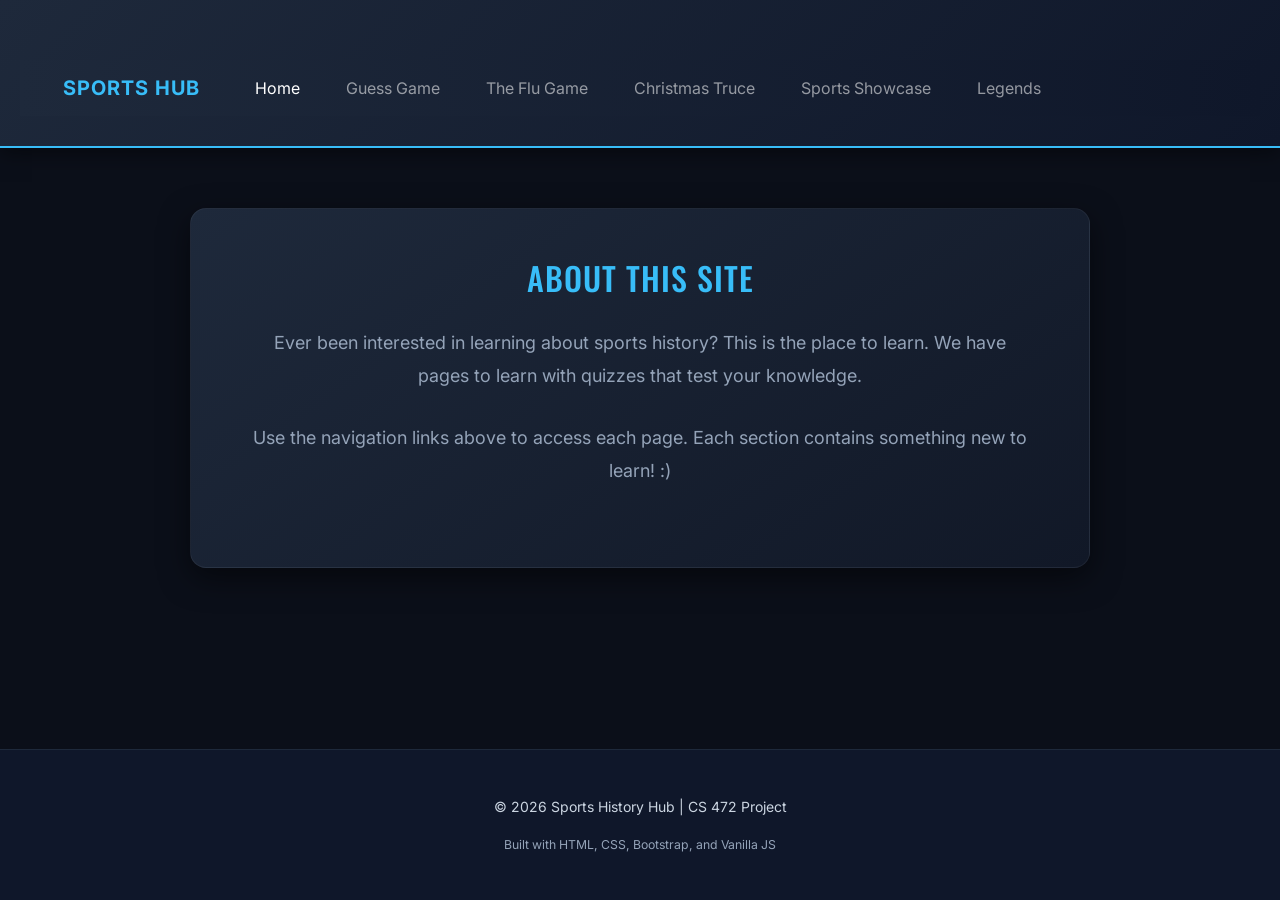
<file: index.html>
<!DOCTYPE html>
<html lang="en">
<head>
    <meta charset="UTF-8">
    <meta name="viewport" content="width=device-width, initial-scale=1.0">
    <title>Sports History</title>
    <link href="https://cdn.jsdelivr.net/npm/bootstrap@5.3.0/dist/css/bootstrap.min.css" rel="stylesheet">
    <link rel="stylesheet" href="stylesheet.css">
</head>
<body>
    <header></header>
    <main>
        <div class="content-box">
            <h2>About This Site</h2>
            <p>Ever been interested in learning about sports history? This is the place to learn. We have pages to learn with quizzes that test your knowledge.</p>
            <p>Use the navigation links above to access each page. Each section contains something new to learn! :)</p>
        </div>
    </main>
    <footer>
        <p>Pr LIS/CS 472 Final Project</p>
    </footer>
    <script src="https://cdn.jsdelivr.net/npm/bootstrap@5.3.0/dist/js/bootstrap.bundle.min.js"></script>
    <script src="base.js"></script>
</body>
</html>
</file>
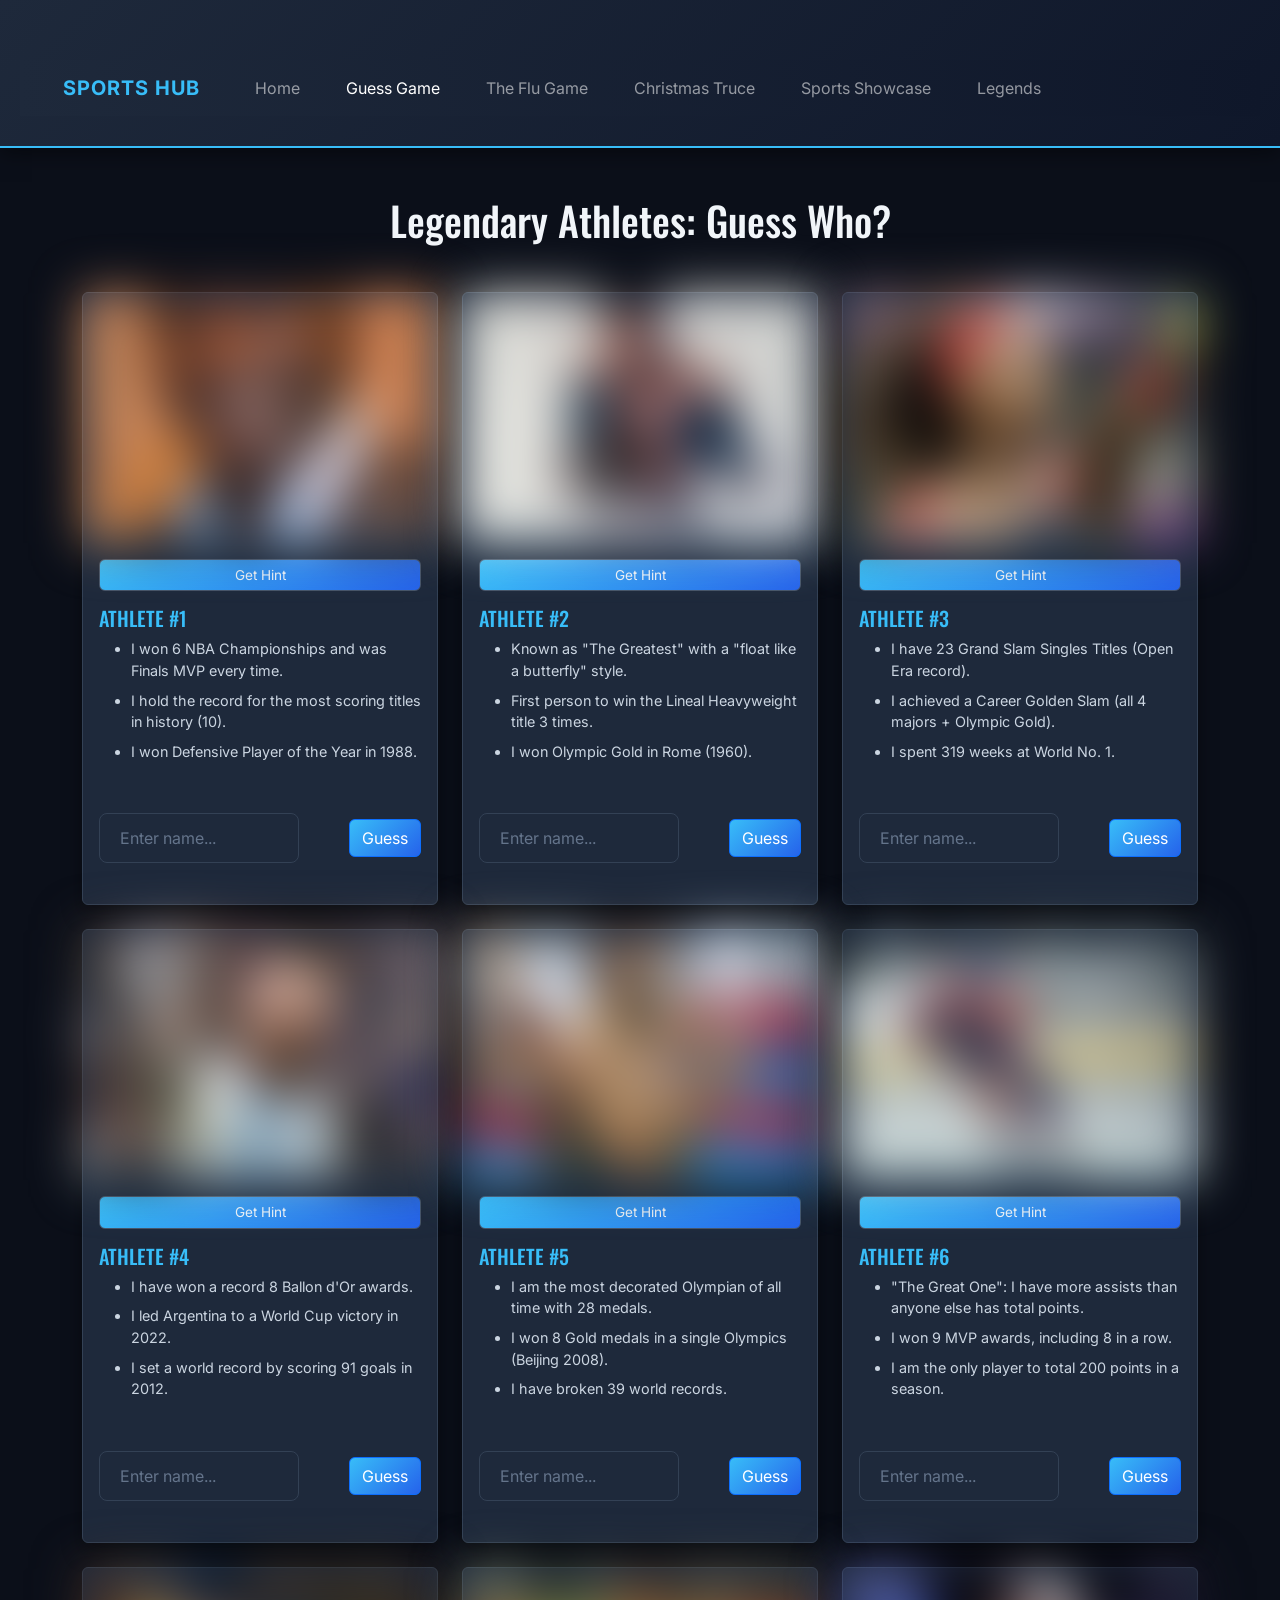
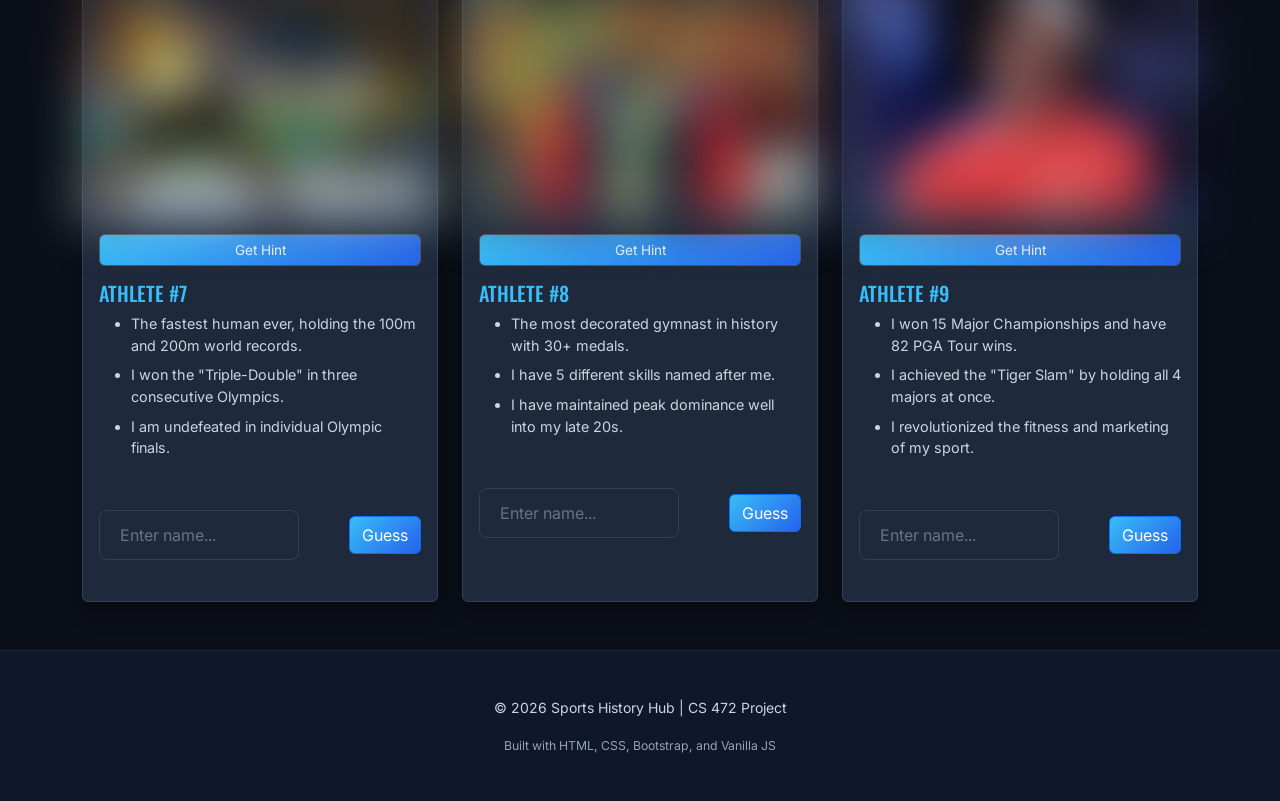
<file: guessWho.html>
<!DOCTYPE html>
<html lang="en">
<head>
    <meta charset="UTF-8">
    <meta name="viewport" content="width=device-width, initial-scale=1.0">
    <title>Guess the Athlete</title>
    <link href="https://cdn.jsdelivr.net/npm/bootstrap@5.3.0/dist/css/bootstrap.min.css" rel="stylesheet">
    <link rel="stylesheet" href="stylesheet.css">
    <style>
        .athlete-img {
            width: 100%;
            height: 250px;
            object-fit: cover;
            filter: blur(25px);
            transition: filter 0.5s ease;
            background-color: #f0f0f0;
        }
        .revealed {
            filter: blur(0) !important;
        }
        .card {
            margin-bottom: 25px;
            box-shadow: 0 4px 8px rgba(0,0,0,0.1);
            height: 100%;
            display: flex;
            flex-direction: column;
        }
        .hint-btn {
            margin-bottom: 15px;
            font-size: 0.85rem;
            padding: 5px 10px;
        }
        .hint-text {
            font-size: 0.85rem;
            font-style: italic;
            color: #555;
            min-height: 20px;
            margin-top: 10px;
            margin-bottom: 15px;
        }
        .clues-list {
            min-height: 100px;
            font-size: 0.9rem;
        }
        .shake {
            animation: shake 0.5s;
        }
        @keyframes shake {
            0% { transform: translateX(0); }
            25% { transform: translateX(-5px); }
            50% { transform: translateX(5px); }
            75% { transform: translateX(-5px); }
            100% { transform: translateX(0); }
        }
        /* Custom styles for the guess area */
        .athlete-guess {
            max-width: 200px !important;
            margin-bottom: 0 !important;
        }
        .guess-area {
            display: flex;
            gap: 10px;
            align-items: center;
            justify-content: space-between;
            margin-top: auto;
        }
    </style>
</head>
<body>
<header></header>
<div class="container py-5">
    <h1 class="text-center mb-5">Legendary Athletes: Guess Who?</h1>
    <div class="row g-4">
        <!-- 1. Michael Jordan -->
        <div class="col-md-4">
            <div class="card">
                <img src="images/MJordan.jpeg" class="card-img-top athlete-img" alt="Athlete">
                <div class="card-body">
                    <button class="btn btn-outline-secondary hint-btn w-100" type="button">Get Hint</button>
                    <h5 class="card-title">Athlete #1</h5>
                    <ul class="clues-list">
                        <li>I won 6 NBA Championships and was Finals MVP every time.</li>
                        <li>I hold the record for the most scoring titles in history (10).</li>
                        <li>I won Defensive Player of the Year in 1988.</li>
                    </ul>
                    <p class="hint-text"></p>
                    <div class="guess-area">
                        <input type="text" class="form-control athlete-guess" placeholder="Enter name..." data-answer="michael jordan">
                        <button class="btn btn-primary submit-btn" type="button">Guess</button>
                    </div>
                </div>
            </div>
        </div>

        <!-- 2. Muhammad Ali -->
        <div class="col-md-4">
            <div class="card">
                <img src="images/MAli.jpeg" class="card-img-top athlete-img" alt="Athlete">
                <div class="card-body">
                    <button class="btn btn-outline-secondary hint-btn w-100" type="button">Get Hint</button>
                    <h5 class="card-title">Athlete #2</h5>
                    <ul class="clues-list">
                        <li>Known as "The Greatest" with a "float like a butterfly" style.</li>
                        <li>First person to win the Lineal Heavyweight title 3 times.</li>
                        <li>I won Olympic Gold in Rome (1960).</li>
                    </ul>
                    <p class="hint-text"></p>
                    <div class="guess-area">
                        <input type="text" class="form-control athlete-guess" placeholder="Enter name..." data-answer="muhammad ali">
                        <button class="btn btn-primary submit-btn" type="button">Guess</button>
                    </div>
                </div>
            </div>
        </div>

        <!-- 3. Serena Williams -->
        <div class="col-md-4">
            <div class="card">
                <img src="images/SWilliams.webp" class="card-img-top athlete-img" alt="Athlete">
                <div class="card-body">
                    <button class="btn btn-outline-secondary hint-btn w-100" type="button">Get Hint</button>
                    <h5 class="card-title">Athlete #3</h5>
                    <ul class="clues-list">
                        <li>I have 23 Grand Slam Singles Titles (Open Era record).</li>
                        <li>I achieved a Career Golden Slam (all 4 majors + Olympic Gold).</li>
                        <li>I spent 319 weeks at World No. 1.</li>
                    </ul>
                    <p class="hint-text"></p>
                    <div class="guess-area">
                        <input type="text" class="form-control athlete-guess" placeholder="Enter name..." data-answer="serena williams">
                        <button class="btn btn-primary submit-btn" type="button">Guess</button>
                    </div>
                </div>
            </div>
        </div>

        <!-- 4. Lionel Messi -->
        <div class="col-md-4">
            <div class="card">
                <img src="images/LMessi.jpeg" class="card-img-top athlete-img" alt="Athlete">
                <div class="card-body">
                    <button class="btn btn-outline-secondary hint-btn w-100" type="button">Get Hint</button>
                    <h5 class="card-title">Athlete #4</h5>
                    <ul class="clues-list">
                        <li>I have won a record 8 Ballon d'Or awards.</li>
                        <li>I led Argentina to a World Cup victory in 2022.</li>
                        <li>I set a world record by scoring 91 goals in 2012.</li>
                    </ul>
                    <p class="hint-text"></p>
                    <div class="guess-area">
                        <input type="text" class="form-control athlete-guess" placeholder="Enter name..." data-answer="lionel messi">
                        <button class="btn btn-primary submit-btn" type="button">Guess</button>
                    </div>
                </div>
            </div>
        </div>

        <!-- 5. Michael Phelps -->
        <div class="col-md-4">
            <div class="card">
                <img src="images/MPhelps.jpeg" class="card-img-top athlete-img" alt="Athlete">
                <div class="card-body">
                    <button class="btn btn-outline-secondary hint-btn w-100" type="button">Get Hint</button>
                    <h5 class="card-title">Athlete #5</h5>
                    <ul class="clues-list">
                        <li>I am the most decorated Olympian of all time with 28 medals.</li>
                        <li>I won 8 Gold medals in a single Olympics (Beijing 2008).</li>
                        <li>I have broken 39 world records.</li>
                    </ul>
                    <p class="hint-text"></p>
                    <div class="guess-area">
                        <input type="text" class="form-control athlete-guess" placeholder="Enter name..." data-answer="michael phelps">
                        <button class="btn btn-primary submit-btn" type="button">Guess</button>
                    </div>
                </div>
            </div>
        </div>

        <!-- 6. Wayne Gretzky -->
        <div class="col-md-4">
            <div class="card">
                <img src="images/WGretzky.webp" class="card-img-top athlete-img" alt="Athlete">
                <div class="card-body">
                    <button class="btn btn-outline-secondary hint-btn w-100" type="button">Get Hint</button>
                    <h5 class="card-title">Athlete #6</h5>
                    <ul class="clues-list">
                        <li>"The Great One": I have more assists than anyone else has total points.</li>
                        <li>I won 9 MVP awards, including 8 in a row.</li>
                        <li>I am the only player to total 200 points in a season.</li>
                    </ul>
                    <p class="hint-text"></p>
                    <div class="guess-area">
                        <input type="text" class="form-control athlete-guess" placeholder="Enter name..." data-answer="wayne gretzky">
                        <button class="btn btn-primary submit-btn" type="button">Guess</button>
                    </div>
                </div>
            </div>
        </div>

        <!-- 7. Usain Bolt -->
        <div class="col-md-4">
            <div class="card">
                <img src="images/UBolt.jpeg" class="card-img-top athlete-img" alt="Athlete">
                <div class="card-body">
                    <button class="btn btn-outline-secondary hint-btn w-100" type="button">Get Hint</button>
                    <h5 class="card-title">Athlete #7</h5>
                    <ul class="clues-list">
                        <li>The fastest human ever, holding the 100m and 200m world records.</li>
                        <li>I won the "Triple-Double" in three consecutive Olympics.</li>
                        <li>I am undefeated in individual Olympic finals.</li>
                    </ul>
                    <p class="hint-text"></p>
                    <div class="guess-area">
                        <input type="text" class="form-control athlete-guess" placeholder="Enter name..." data-answer="usain bolt">
                        <button class="btn btn-primary submit-btn" type="button">Guess</button>
                    </div>
                </div>
            </div>
        </div>

        <!-- 8. Simone Biles -->
        <div class="col-md-4">
            <div class="card">
                <img src="images/SBiles.jpeg" class="card-img-top athlete-img" alt="Athlete">
                <div class="card-body">
                    <button class="btn btn-outline-secondary hint-btn w-100" type="button">Get Hint</button>
                    <h5 class="card-title">Athlete #8</h5>
                    <ul class="clues-list">
                        <li>The most decorated gymnast in history with 30+ medals.</li>
                        <li>I have 5 different skills named after me.</li>
                        <li>I have maintained peak dominance well into my late 20s.</li>
                    </ul>
                    <p class="hint-text"></p>
                    <div class="guess-area">
                        <input type="text" class="form-control athlete-guess" placeholder="Enter name..." data-answer="simone biles">
                        <button class="btn btn-primary submit-btn" type="button">Guess</button>
                    </div>
                </div>
            </div>
        </div>

        <!-- 9. Tiger Woods -->
        <div class="col-md-4">
            <div class="card">
                <img src="images/TWoods.jpeg" class="card-img-top athlete-img" alt="Athlete">
                <div class="card-body">
                    <button class="btn btn-outline-secondary hint-btn w-100" type="button">Get Hint</button>
                    <h5 class="card-title">Athlete #9</h5>
                    <ul class="clues-list">
                        <li>I won 15 Major Championships and have 82 PGA Tour wins.</li>
                        <li>I achieved the "Tiger Slam" by holding all 4 majors at once.</li>
                        <li>I revolutionized the fitness and marketing of my sport.</li>
                    </ul>
                    <p class="hint-text"></p>
                    <div class="guess-area">
                        <input type="text" class="form-control athlete-guess" placeholder="Enter name..." data-answer="tiger woods">
                        <button class="btn btn-primary submit-btn" type="button">Guess</button>
                    </div>
                </div>
            </div>
        </div>
    </div>
</div>
<footer></footer>
<script src="https://cdn.jsdelivr.net/npm/bootstrap@5.3.0/dist/js/bootstrap.bundle.min.js"></script>
<script src="script-athlete.js"></script>
<script src="base.js"></script>
</body>
</html>
</file>
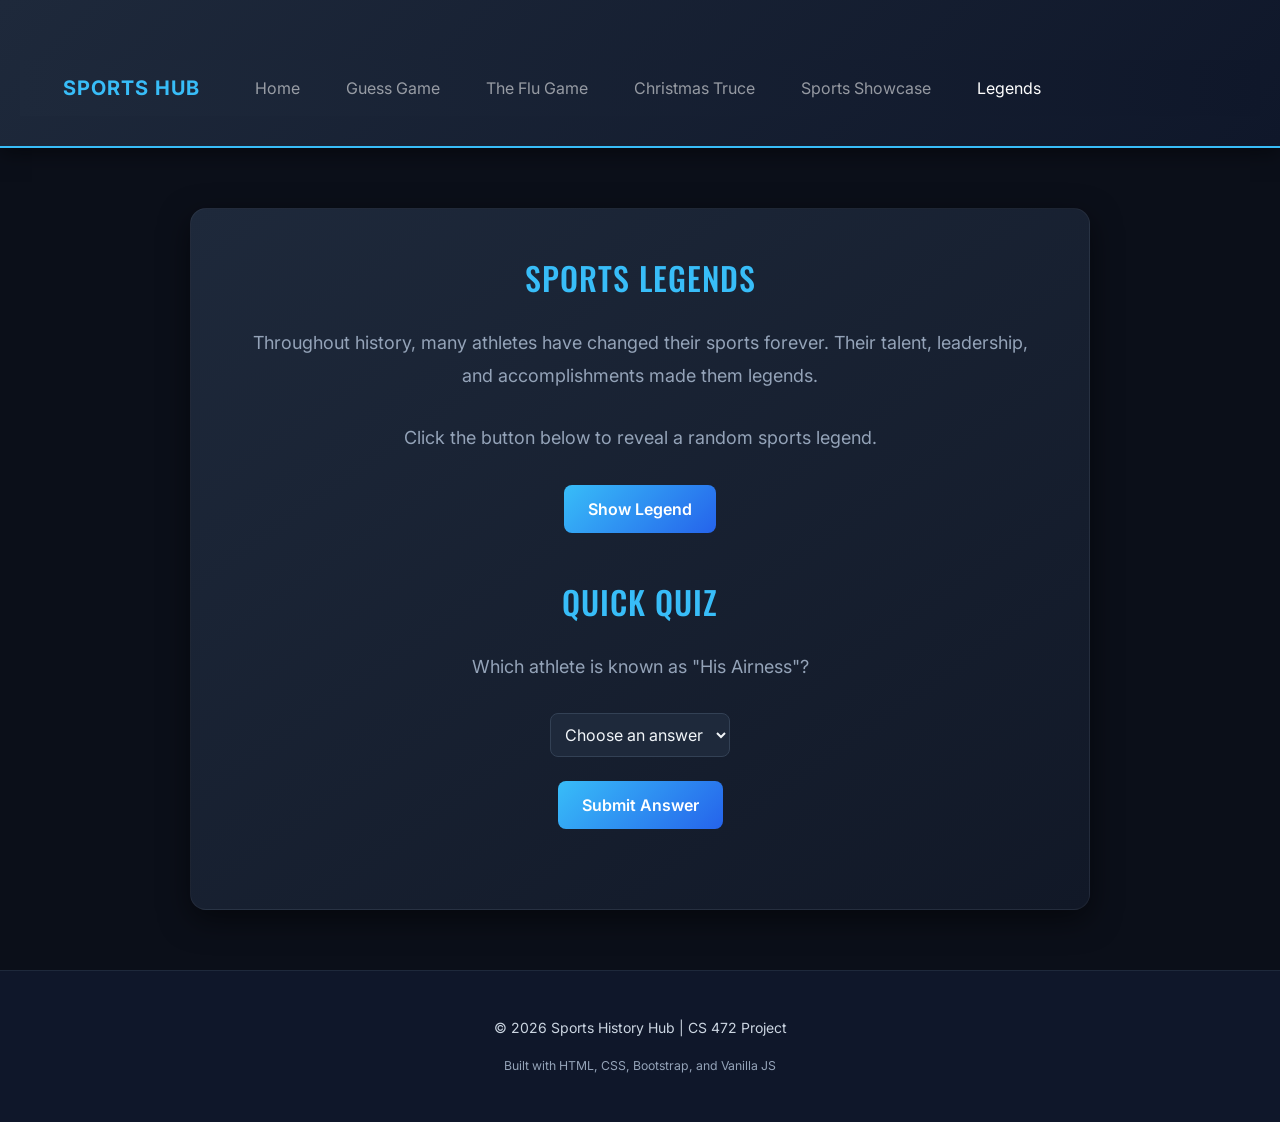
<file: Legends.html>
<!DOCTYPE html>
<html lang="en">
<head>
    <meta charset="UTF-8">
    <meta name="viewport" content="width=device-width, initial-scale=1.0">
    <title>Sports Legends</title>
    <link href="https://cdn.jsdelivr.net/npm/bootstrap@5.3.0/dist/css/bootstrap.min.css" rel="stylesheet">
    <link rel="stylesheet" href="stylesheet.css">
</head>

<body>

<header></header>

<main>
    <div class="content-box">

        <h2>Sports Legends</h2>

        <p>
            Throughout history, many athletes have changed their sports forever.
            Their talent, leadership, and accomplishments made them legends.
        </p>

        <p>
            Click the button below to reveal a random sports legend.
        </p>

        <button onclick="showLegend()">Show Legend</button>

        <p id="legendText" style="margin-top: 25px; font-weight: bold;"></p>

        <h2 style="margin-top: 50px;">Quick Quiz</h2>

        <p>Which athlete is known as "His Airness"?</p>

        <select id="quizAnswer">
            <option value="">Choose an answer</option>
            <option value="wrong">Tom Brady</option>
            <option value="correct">Michael Jordan</option>
            <option value="wrong">Babe Ruth</option>
            <option value="wrong">Wayne Gretzky</option>
        </select>

        <br><br>

        <button onclick="checkAnswer()">Submit Answer</button>

        <p id="quizResult" style="font-weight: bold; margin-top: 20px;"></p>

    </div>
</main>

<footer></footer>

<script>
function showLegend() {
    const legends = [
        "Michael Jordan - 6-time NBA Champion",
        "Tom Brady - 7-time Super Bowl Champion",
        "Wayne Gretzky - NHL all-time points leader",
        "Serena Williams - Tennis icon and champion",
        "Babe Ruth - Baseball legend"
    ];

    const randomLegend = legends[Math.floor(Math.random() * legends.length)];
    document.getElementById("legendText").innerText = randomLegend;
}

function checkAnswer() {
    const answer = document.getElementById("quizAnswer").value;
    const result = document.getElementById("quizResult");

    if (answer === "correct") {
        result.innerText = "Correct! Michael Jordan was known as His Airness.";
    } else if (answer === "") {
        result.innerText = "Please choose an answer first.";
    } else {
        result.innerText = "Incorrect. Try again.";
    }
}
</script>

<script src="https://cdn.jsdelivr.net/npm/bootstrap@5.3.0/dist/js/bootstrap.bundle.min.js"></script>
<script src="base.js"></script>

</body>
</html>
</file>
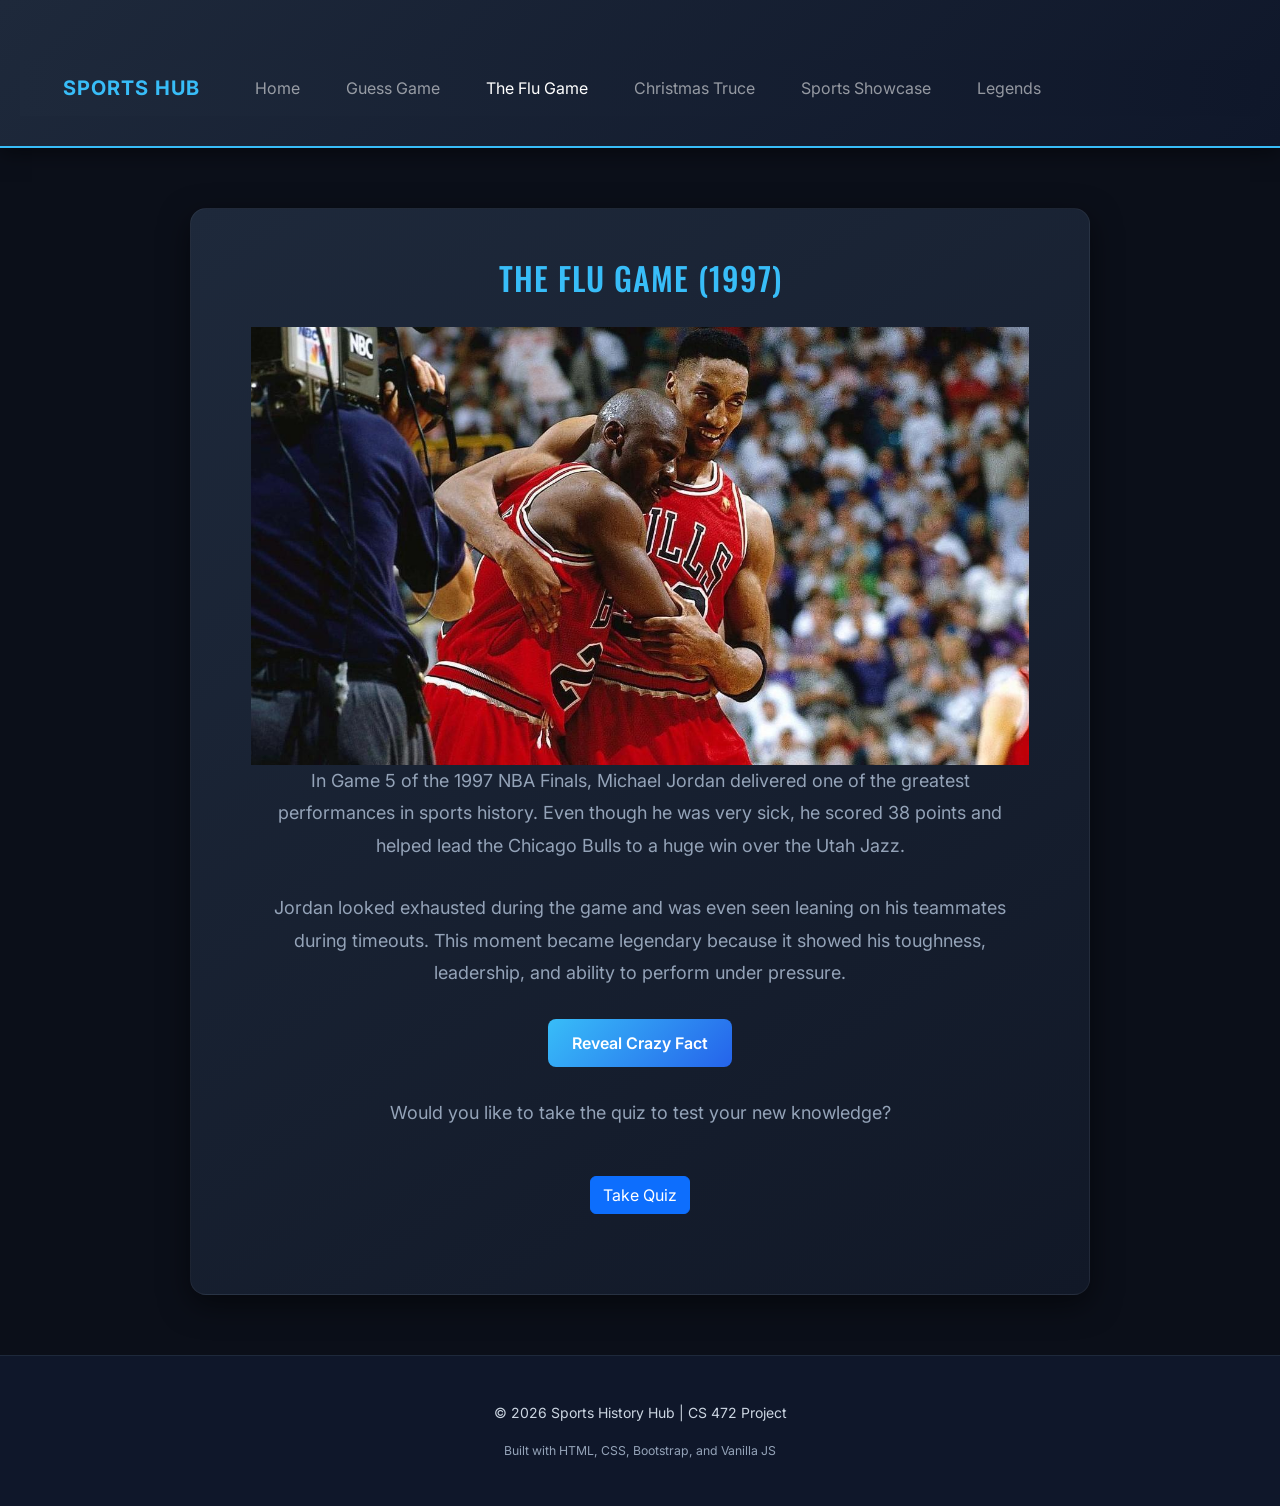
<file: moments.html>
<!DOCTYPE html>
<html lang="en">
<head>
    <meta charset="UTF-8">
    <meta name="viewport" content="width=device-width, initial-scale=1.0">
    <title>Historic Moments - Jordan Flu Game</title>
    <link href="https://cdn.jsdelivr.net/npm/bootstrap@5.3.0/dist/css/bootstrap.min.css" rel="stylesheet">
    <link rel="stylesheet" href="stylesheet.css">
</head>
<body>
    <header></header>

    <main>
        <div class="content-box">
            <h2>The Flu Game (1997)</h2>

            <img src="images/FluGamePhoto.jpg"
                 class="img-fluid"
                 alt="Michael Jordan during the 1997 NBA Finals">

            <p>
                In Game 5 of the 1997 NBA Finals, Michael Jordan delivered one of the greatest performances in sports history.
                Even though he was very sick, he scored 38 points and helped lead the Chicago Bulls to a huge win over the Utah Jazz.
            </p>

            <p>
                Jordan looked exhausted during the game and was even seen leaning on his teammates during timeouts.
                This moment became legendary because it showed his toughness, leadership, and ability to perform under pressure.
            </p>

            <button onclick="showFact()">Reveal Crazy Fact</button>

            <p id="fact" style="display: none;">
                Jordan hit a clutch three-pointer late in the game and finished with 38 points, even though he barely had the strength to stand.
            </p>

        

            <p id="quizResult"></p>

            <p>
        Would you like to take the quiz to test your new knowledge?
    </p>
    <a class="btn btn-primary mt-3" href="momentsQuizPage.html">Take Quiz</a>
    <p>
      

    </p>
        </div>
    </main>

    <footer></footer>

    <script>
        function showFact() {
            document.getElementById("fact").style.display = "block";
        }
    </script>

    

    <script src="https://cdn.jsdelivr.net/npm/bootstrap@5.3.0/dist/js/bootstrap.bundle.min.js"></script>
    <script src="base.js"></script>
</body>
</html>
</file>
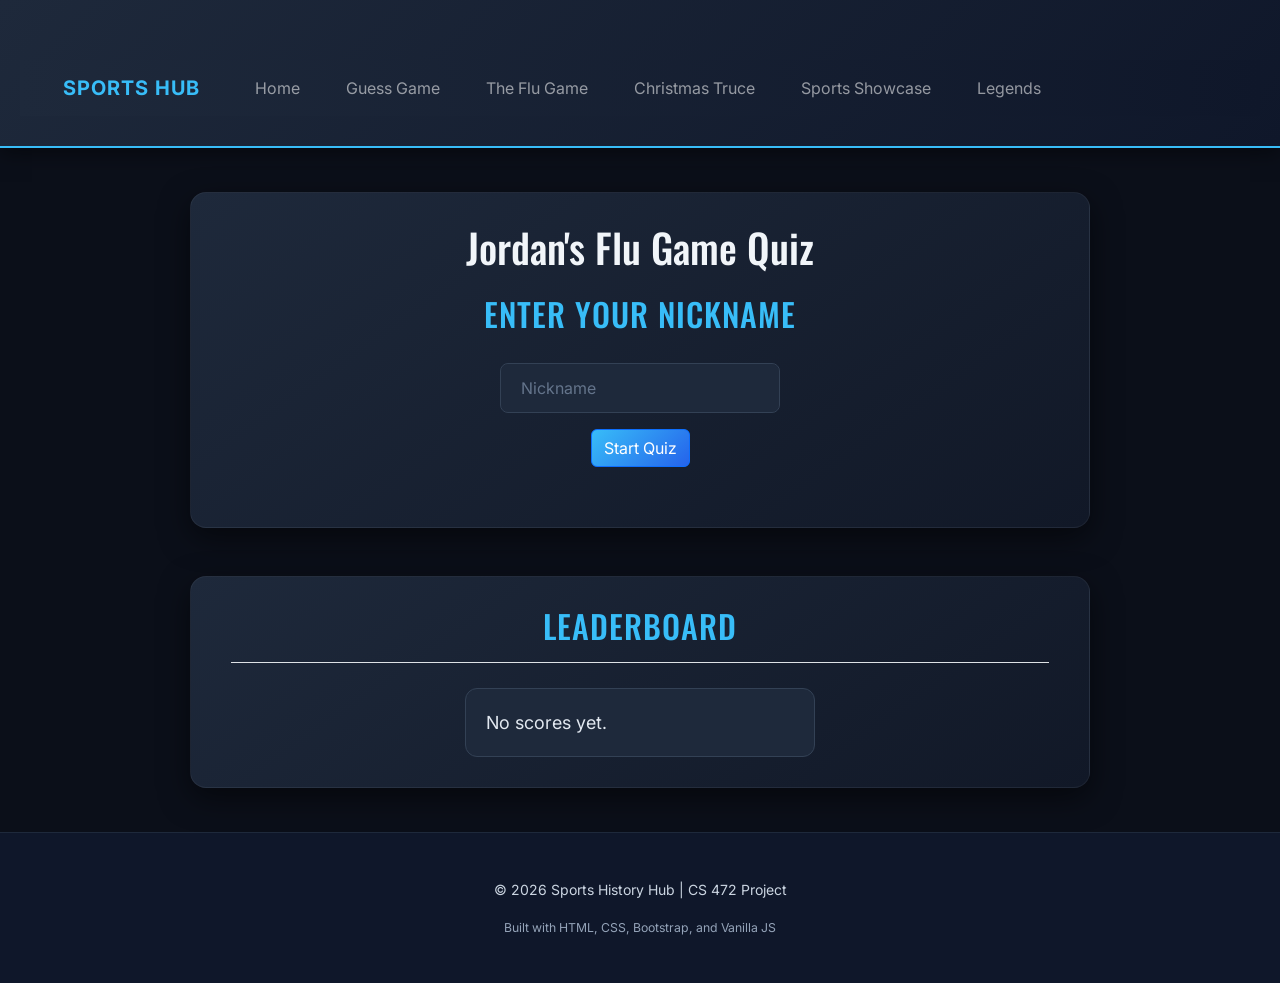
<file: momentsQuizPage.html>
<!DOCTYPE html>
<html lang="en">
<head>
    <meta charset="UTF-8">
    <meta name="viewport" content="width=device-width, initial-scale=1.0">
    <title>Moments Quiz with Leaderboard</title>
    <link href="https://cdn.jsdelivr.net/npm/bootstrap@5.3.0/dist/css/bootstrap.min.css" rel="stylesheet">
    <link rel="stylesheet" href="stylesheet.css">
</head>
<body>
    <header></header>
    <main class="container py-4">
        <div class="box" id="loginBox">
            <h1>Jordan's Flu Game Quiz</h1>
            <h2 class="mt-4">Enter Your Nickname</h2>
            <input type="text" id="nicknameInput" class="form-control mx-auto mb-3" style="max-width: 300px;" placeholder="Nickname">
            <button id="startBtn" class="btn btn-primary">Start Quiz</button>
            <p id="nameError" class="text-danger mt-2"></p>
        </div>
        
        <div class="box" id="quizBox">
            <h2 id="welcomeText"></h2>
            <p id="questionText" class="fs-4 mb-4"></p>
            <div id="choicesBox"></div>
            <button id="nextBtn" class="btn btn-success mt-4">Next Question</button>
            <p id="scoreText" class="mt-4"></p>
        </div>

        <div class="box mt-5">
            <h2 class="border-bottom pb-3 mb-4">Leaderboard</h2>
            <ol id="leaderboardList" class="text-start"></ol>
        </div>
    </main>
    <footer></footer>
    <script src="https://cdn.jsdelivr.net/npm/bootstrap@5.3.0/dist/js/bootstrap.bundle.min.js"></script>
    <script src="momentsQuiz.js"></script>
    <script src="base.js"></script>
</body>
</html>
</file>
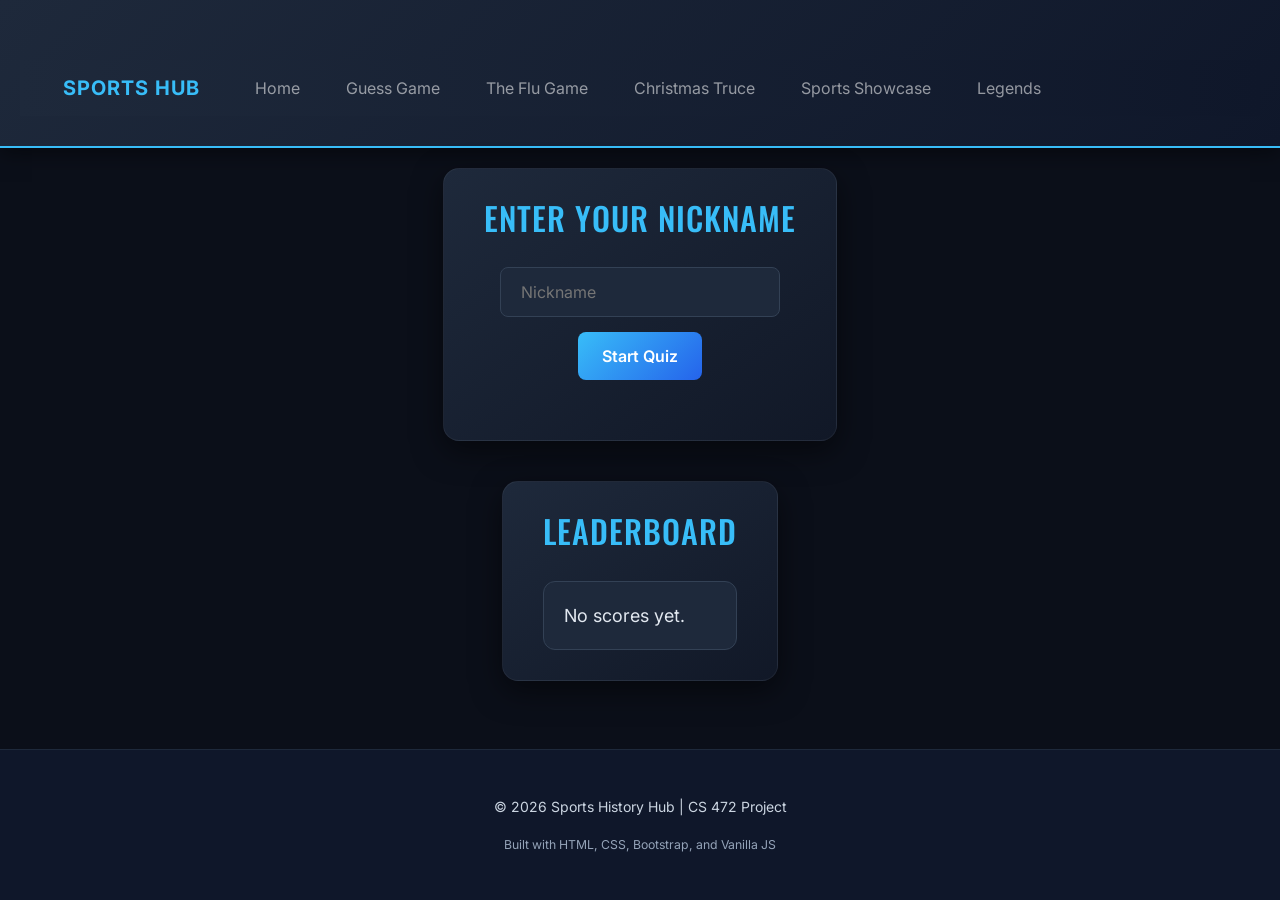
<file: quizTemplateTest.html>
<!DOCTYPE html>
<html lang="en">
<head>
    <meta charset="UTF-8">
    <meta name="viewport" content="width=device-width, initial-scale=1.0">
    <title>Quiz with Leaderboard</title>
    <link href="https://cdn.jsdelivr.net/npm/bootstrap@5.3.0/dist/css/bootstrap.min.css" rel="stylesheet">
    <link rel="stylesheet" href="stylesheet.css">
</head>
<body>
    <header></header>
    <div class="box" id="loginBox">
        <h2>Enter Your Nickname</h2>
        <input type="text" id="nicknameInput" placeholder="Nickname">
        <br>
        <button id="startBtn">Start Quiz</button>
        <p id="nameError"></p>
    </div>
    <div class="box" id="quizBox">
        <h2 id="welcomeText"></h2>
        <p id="questionText"></p>
        <div id="choicesBox"></div>
        <button id="nextBtn">Next</button>
        <p id="scoreText"></p>
    </div>
    <div class="box">
        <h2>Leaderboard</h2>
        <ol id="leaderboardList"></ol>
    </div>
    <footer></footer>
    <script src="https://cdn.jsdelivr.net/npm/bootstrap@5.3.0/dist/js/bootstrap.bundle.min.js"></script>
    <script src="quiztest.js"></script>
    <script src="base.js"></script>
</body>
</html>
</file>
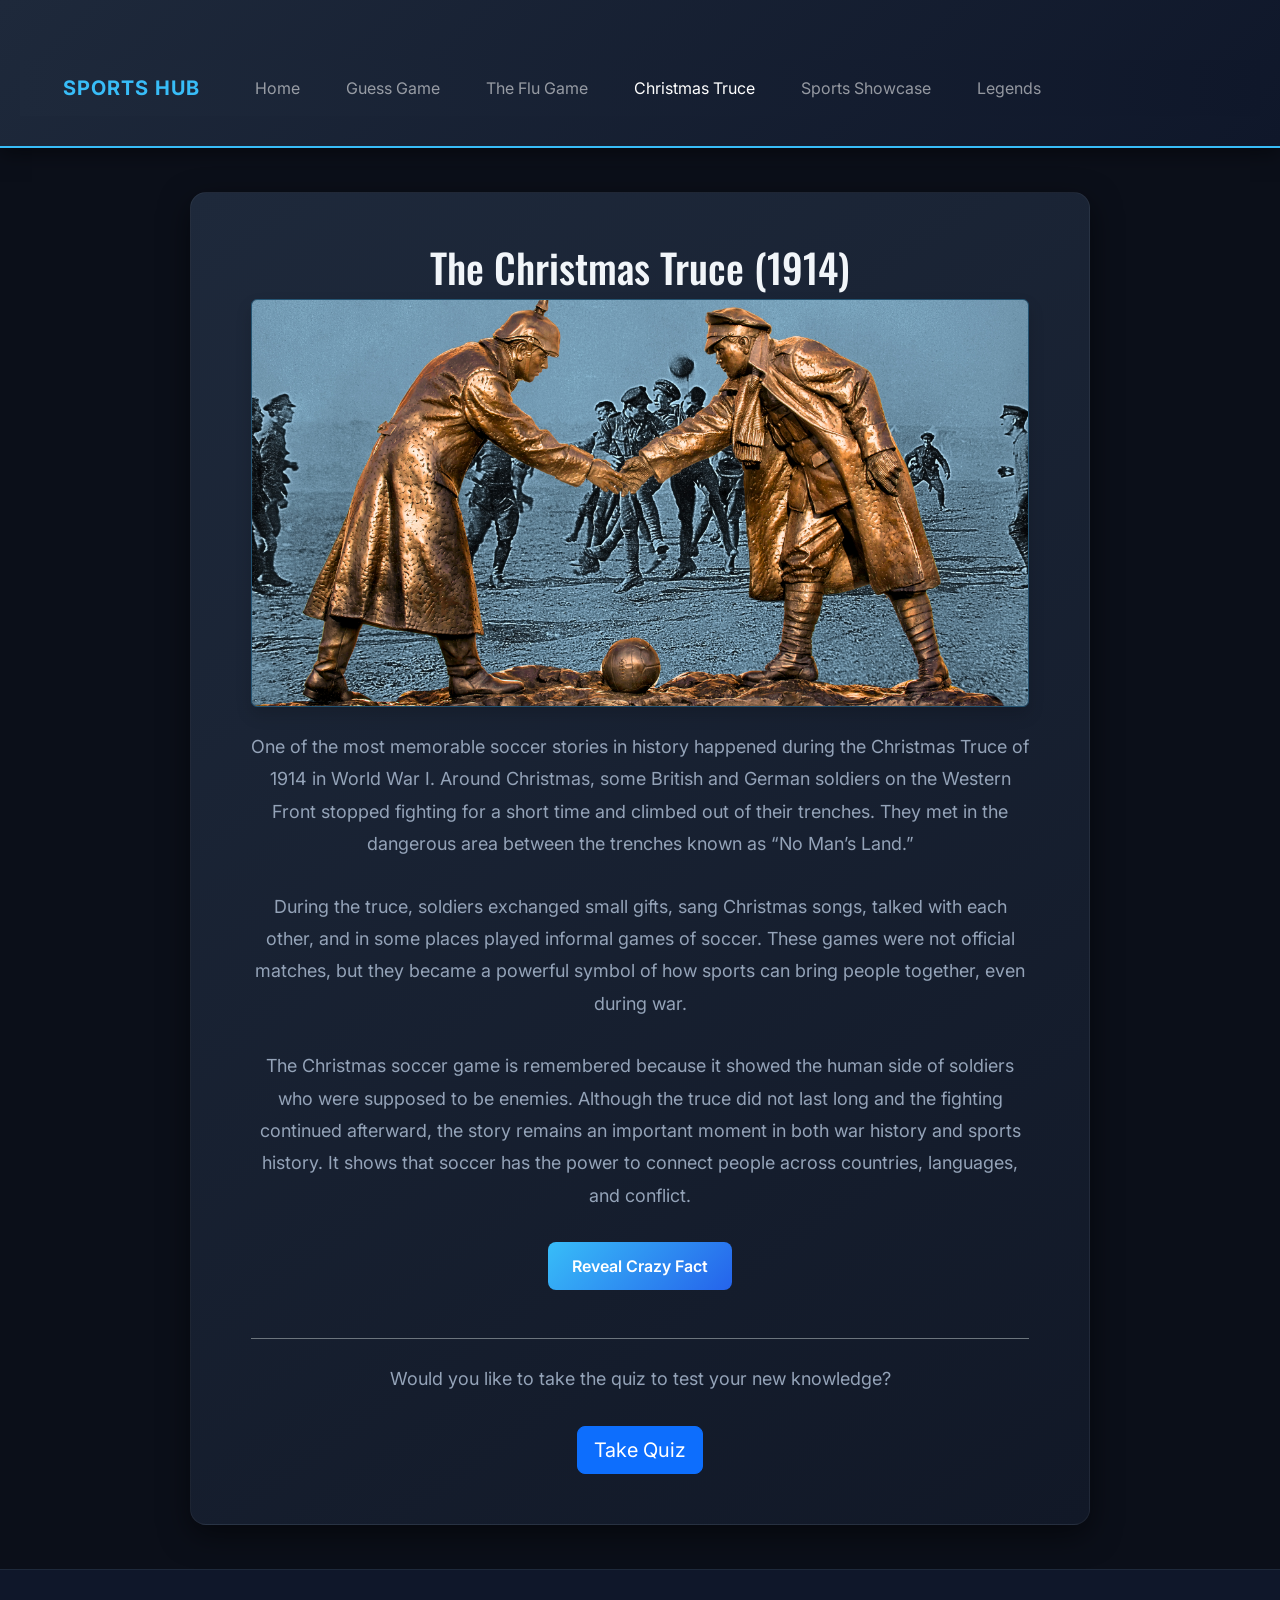
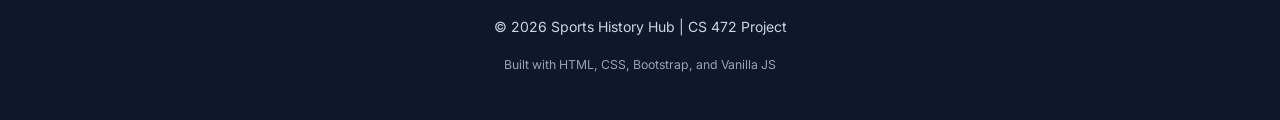
<file: soccerCeaseFirePage.html>
<!DOCTYPE html>
<html lang="en">
<head>
  <meta charset="UTF-8">
  <title>Historic Moments - The Christmas Truce</title>
  <link href="https://cdn.jsdelivr.net/npm/bootstrap@5.3.0/dist/css/bootstrap.min.css" rel="stylesheet">
  <link rel="stylesheet" href="stylesheet.css">
</head>
<body>
  <header></header>
  
  <main class="container py-4">
    <div class="content-box">
      <h1>The Christmas Truce (1914)</h1>
      <img src="images/ChristmasTruce.png" 
           class="img-fluid rounded mb-4 shadow" 
           alt="WW1 Christmas Soccer Truce"
           style="border: 1px solid rgba(56, 189, 248, 0.3);">
      
      <p>
        One of the most memorable soccer stories in history happened during the Christmas Truce of 1914 in World War I. Around Christmas, some British and German soldiers on the Western Front stopped fighting for a short time and climbed out of their trenches. They met in the dangerous area between the trenches known as “No Man’s Land.”
      </p>
      
      <p>
        During the truce, soldiers exchanged small gifts, sang Christmas songs, talked with each other, and in some places played informal games of soccer. These games were not official matches, but they became a powerful symbol of how sports can bring people together, even during war.
      </p>
      
      <p>
          The Christmas soccer game is remembered because it showed the human side of soldiers who were supposed to be enemies. Although the truce did not last long and the fighting continued afterward, the story remains an important moment in both war history and sports history. It shows that soccer has the power to connect people across countries, languages, and conflict.
      </p>
      
      <button onclick="showFact()">Reveal Crazy Fact</button>
      
      <p id="fact" class="mt-4 fw-bold text-info" style="display:none;">
        It's estimated that nearly 100,000 soldiers took part in this Christmas Truce.
      </p>
      
      <div class="mt-5 pt-4 border-top border-secondary">
          <p>Would you like to take the quiz to test your new knowledge?</p>
          <a class="btn btn-primary btn-lg" href="soccerCeaseQuiz.html">Take Quiz</a>
      </div>
    </div>
  </main>

  <footer></footer>

  <script>
      function showFact() {
          document.getElementById("fact").style.display = "block";
      }
  </script>
  <script src="https://cdn.jsdelivr.net/npm/bootstrap@5.3.0/dist/js/bootstrap.bundle.min.js"></script>
  <script src="base.js"></script>
</body>
</html>
</file>
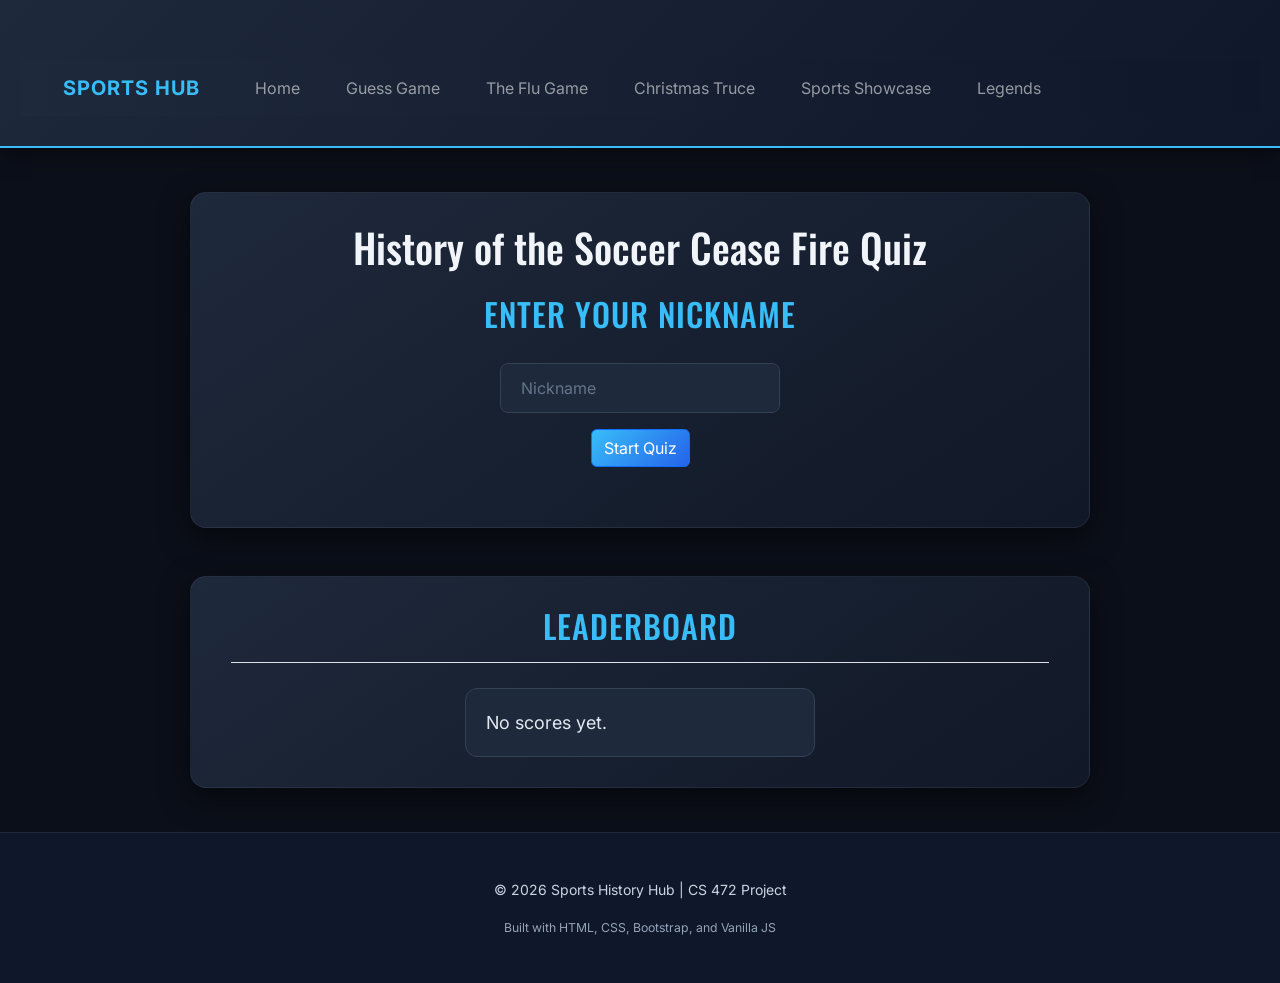
<file: soccerCeaseQuiz.html>
<!DOCTYPE html>
<html lang="en">
<head>
    <meta charset="UTF-8">
    <meta name="viewport" content="width=device-width, initial-scale=1.0">
    <title>Christmas Truce Quiz</title>
    <link href="https://cdn.jsdelivr.net/npm/bootstrap@5.3.0/dist/css/bootstrap.min.css" rel="stylesheet">
    <link rel="stylesheet" href="stylesheet.css">
</head>
<body>
    <header></header>
    <main class="container py-4">
        <div class="box" id="loginBox">
            <h1>History of the Soccer Cease Fire Quiz</h1>
            <h2 class="mt-4">Enter Your Nickname</h2>
            <input type="text" id="nicknameInput" class="form-control mx-auto mb-3" style="max-width: 300px;" placeholder="Nickname">
            <button id="startBtn" class="btn btn-primary">Start Quiz</button>
            <p id="nameError" class="text-danger mt-2"></p>
        </div>
        
        <div class="box" id="quizBox">
            <h2 id="welcomeText"></h2>
            <p id="questionText" class="fs-4 mb-4"></p>
            <div id="choicesBox"></div>
            <button id="nextBtn" class="btn btn-success mt-4">Next Question</button>
            <p id="scoreText" class="mt-4"></p>
        </div>

        <div class="box mt-5">
            <h2 class="border-bottom pb-3 mb-4">Leaderboard</h2>
            <ol id="leaderboardList" class="text-start"></ol>
        </div>
    </main>
    <footer></footer>
    <script src="https://cdn.jsdelivr.net/npm/bootstrap@5.3.0/dist/js/bootstrap.bundle.min.js"></script>
    <script src="soccerCeaseFireQuiz.js"></script>
    <script src="base.js"></script>
</body>
</html>
</file>
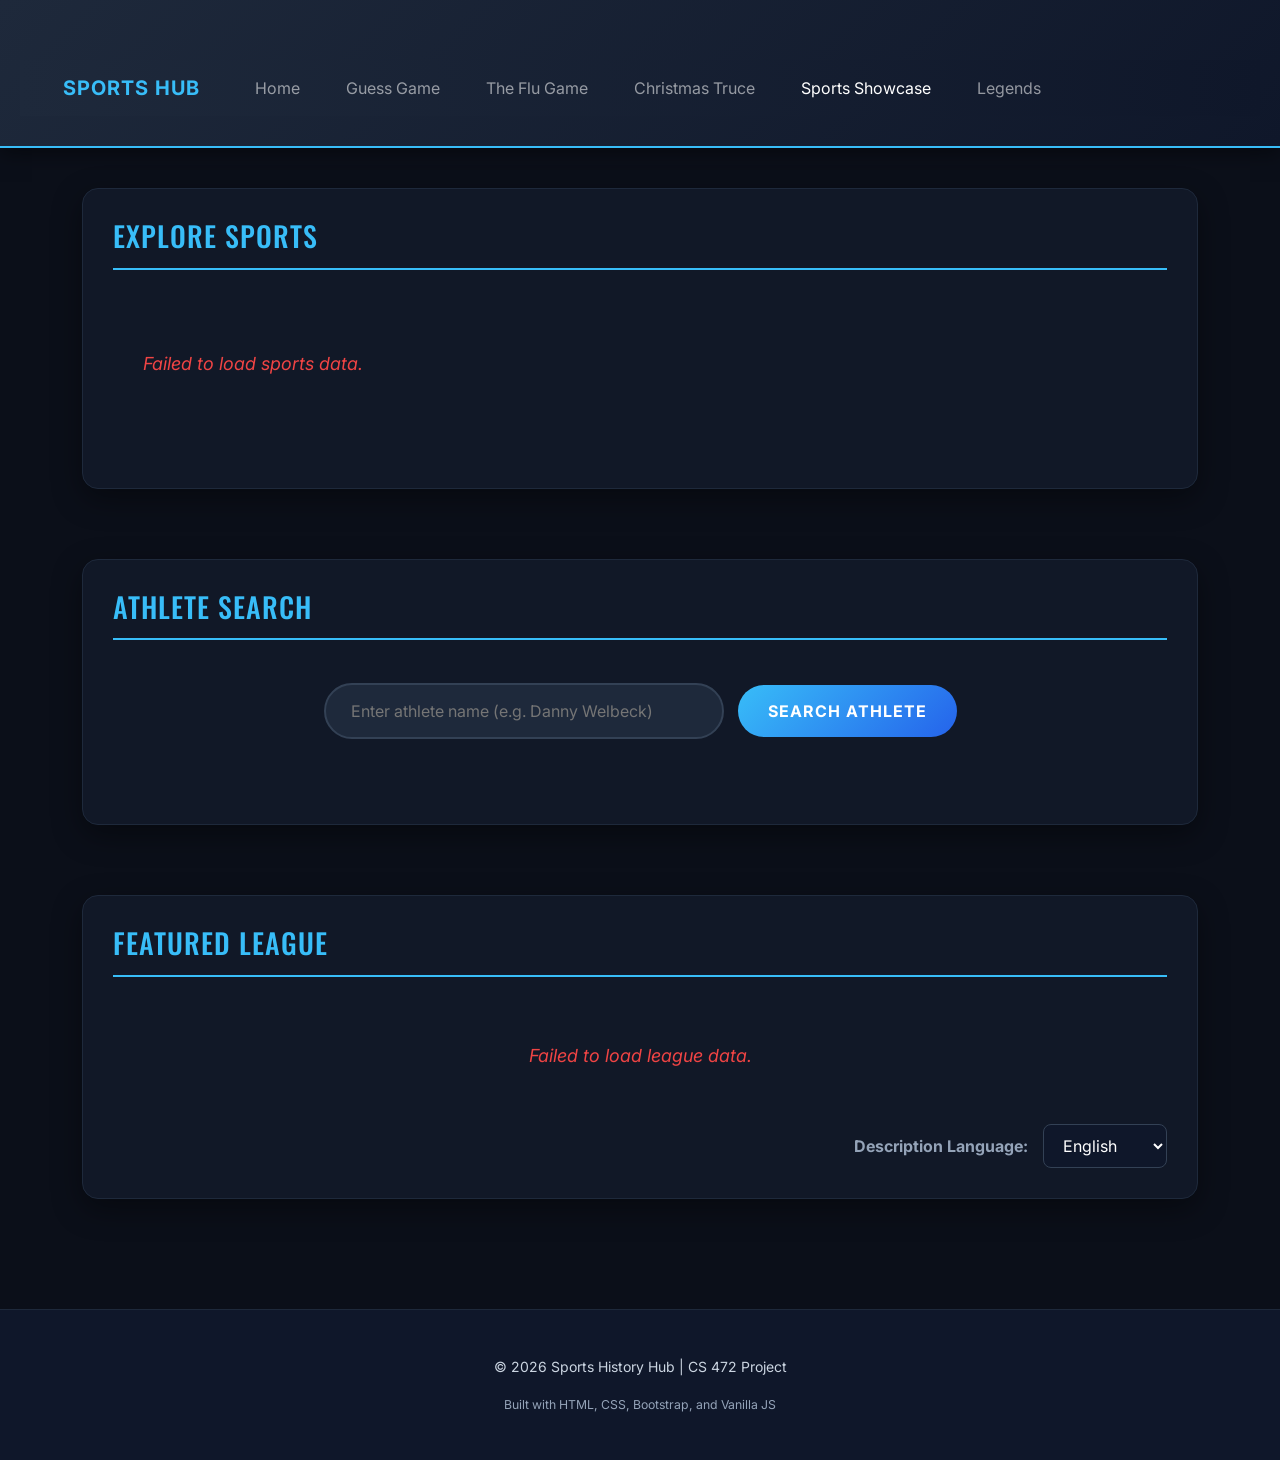
<file: sports-showcase.html>
<!DOCTYPE html>
<html lang="en">
<head>
    <meta charset="UTF-8">
    <meta name="viewport" content="width=device-width, initial-scale=1.0">
    <title>Global Sports & Athlete Showcase</title>
    <!-- Include Bootstrap for consistency with other pages -->
    <link href="https://cdn.jsdelivr.net/npm/bootstrap@5.3.0/dist/css/bootstrap.min.css" rel="stylesheet">
    <link rel="stylesheet" href="stylesheet.css">
</head>
<body>
    <!-- base.js will inject the standard navigation here -->
    <header></header>

    <main class="container">
        <!-- The Sports Grid Section -->
        <section id="sports-grid-container" class="showcase-section">
            <h2>Explore Sports</h2>
            <div id="sports-grid" class="horizontal-scroll">
                <!-- Sports cards will be injected here -->
                <p class="status-msg">Loading sports...</p>
            </div>
        </section>

        <!-- The Athlete Hologram Card Section -->
        <section id="athlete-hologram-container" class="showcase-section">
            <h2>Athlete Search</h2>
            <div class="search-controls">
                <input type="text" id="player-search-input" placeholder="Enter athlete name (e.g. Danny Welbeck)">
                <button id="player-search-btn">Search Athlete</button>
            </div>
            <div id="athlete-display">
                <!-- Hologram card will be injected here -->
            </div>
        </section>

        <!-- The Global League Banner Section -->
        <section id="league-banner-container" class="showcase-section">
            <h2>Featured League</h2>
            <div id="league-display">
                <!-- League content will be injected here -->
                <p class="status-msg">Loading featured league...</p>
            </div>
            <div class="multilingual-controls">
                <label for="lang-select">Description Language:</label>
                <select id="lang-select">
                    <option value="EN">English</option>
                    <option value="ES">Spanish</option>
                    <option value="FR">French</option>
                    <option value="DE">German</option>
                    <option value="IT">Italian</option>
                    <option value="JP">Japanese</option>
                    <option value="RU">Russian</option>
                </select>
            </div>
        </section>
    </main>

    <!-- base.js will inject the standard footer here -->
    <footer></footer>

    <!-- Bootstrap and Base JS -->
    <script src="https://cdn.jsdelivr.net/npm/bootstrap@5.3.0/dist/js/bootstrap.bundle.min.js"></script>
    <script src="base.js"></script>
    <!-- Page specific JS -->
    <script src="script-showcase.js"></script>
</body>
</html>
</file>
<file: stylesheet.css>
@import url('https://fonts.googleapis.com/css2?family=Inter:wght@300;400;600;800&family=Oswald:wght@500;700&display=swap');

body {
    margin: 0;
    font-family: 'Inter', system-ui, -apple-system, sans-serif;
    background-color: #0b0f19;
    color: #f1f5f9;
    min-height: 100vh;
    display: flex;
    flex-direction: column;
}

h1, h2, h3, h4, h5, h6 {
    color: #f1f5f9;
    font-family: 'Oswald', sans-serif;
}

p {
    color: #cbd5e1;
}

header {
    background: linear-gradient(135deg, #1e293b, #0f172a);
    color: white;
    text-align: center;
    padding: 40px 20px 30px 20px;
    border-bottom: 2px solid #38bdf8;
    box-shadow: 0 4px 20px rgba(0, 0, 0, 0.5);
}

header h1 {
    margin: 0;
    font-family: 'Oswald', sans-serif;
    font-size: 42px;
    text-transform: uppercase;
    letter-spacing: 2px;
    text-shadow: 0 2px 10px rgba(56, 189, 248, 0.4);
}

nav {
    margin-top: 20px;
}

nav a {
    color: #cbd5e1;
    text-decoration: none;
    font-weight: 600;
    font-size: 18px;
    margin: 0 15px;
    padding: 8px 16px;
    border-radius: 8px;
    transition: all 0.3s ease;
}

nav a:hover {
    color: #fff;
    background-color: rgba(56, 189, 248, 0.1);
    box-shadow: 0 0 15px rgba(56, 189, 248, 0.3);
}

main {
    flex: 1;
    padding: 40px 20px;
}

.content-box, .box {
    background: linear-gradient(145deg, #1e293b, #111827);
    max-width: 900px;
    margin: 20px auto;
    padding: 50px 60px;
    border-radius: 16px;
    text-align: center;
    box-shadow: 0 10px 30px rgba(0, 0, 0, 0.5);
    border: 1px solid rgba(255, 255, 255, 0.05);
}

.content-box h2, .box h2 {
    font-family: 'Oswald', sans-serif;
    font-size: 32px;
    margin-top: 0;
    margin-bottom: 30px;
    color: #38bdf8;
    text-transform: uppercase;
    letter-spacing: 1px;
}

.content-box p, .box p {
    font-size: 18px;
    line-height: 1.8;
    margin-bottom: 30px;
    color: #94a3b8;
}

.box {
    padding: 30px 40px;
}

footer {
    background-color: #0f172a;
    color: #94a3b8;
    text-align: center;
    padding: 30px 20px;
    font-size: 14px;
    border-top: 1px solid #1e293b;
    margin-top: auto;
}

input[type="text"] {
    width: 280px;
    padding: 12px 20px;
    font-size: 16px;
    font-family: 'Inter', sans-serif;
    margin-bottom: 15px;
    background-color: #1e293b;
    border: 1px solid #334155;
    color: #f1f5f9;
    border-radius: 8px;
    transition: border-color 0.3s ease;
}

input[type="text"]:focus {
    outline: none;
    border-color: #38bdf8;
    box-shadow: 0 0 0 3px rgba(56, 189, 248, 0.2);
}

button {
    padding: 12px 24px;
    font-size: 16px;
    font-weight: 600;
    font-family: 'Inter', sans-serif;
    cursor: pointer;
    border: none;
    border-radius: 8px;
    background: linear-gradient(135deg, #38bdf8, #2563eb);
    color: white;
    transition: transform 0.2s ease, box-shadow 0.2s ease;
}

button:hover {
    transform: translateY(-2px);
    box-shadow: 0 5px 15px rgba(56, 189, 248, 0.4);
}

.choice-btn {
    display: block;
    width: 100%;
    max-width: 500px;
    margin: 15px auto;
    padding: 15px 20px;
    text-align: left;
    border: 1px solid #334155;
    background-color: #1e293b;
    color: #e2e8f0;
    font-size: 16px;
    font-family: 'Inter', sans-serif;
    border-radius: 8px;
    transition: all 0.3s ease;
}

.choice-btn:hover {
    background-color: #2dd4bf;
    color: #0f172a;
    border-color: #2dd4bf;
    transform: translateX(5px);
}

.correct {
    background-color: #10b981 !important;
    color: white !important;
    border-color: #10b981 !important;
    box-shadow: 0 0 15px rgba(16, 185, 129, 0.4);
}

.wrong {
    background-color: #ef4444 !important;
    color: white !important;
    border-color: #ef4444 !important;
    box-shadow: 0 0 15px rgba(239, 68, 68, 0.4);
}

#quizBox {
    display: none;
}

#nextBtn {
    display: none;
    margin-top: 25px;
    background: linear-gradient(135deg, #10b981, #059669);
}

#scoreText,
#nameError {
    margin-top: 25px;
    font-weight: 800;
    font-size: 20px;
    color: #38bdf8;
}

#nameError {
    color: #ef4444;
}

#leaderboardList {
    max-width: 350px;
    margin: 25px auto 0 auto;
    text-align: left;
    font-size: 18px;
    padding: 20px;
    background-color: #1e293b;
    border-radius: 12px;
    border: 1px solid #334155;
    list-style-type: none;
}

#leaderboardList li {
    margin-bottom: 10px;
    padding-bottom: 10px;
    border-bottom: 1px solid #334155;
    color: #e2e8f0;
}

#leaderboardList li:last-child {
    border-bottom: none;
    margin-bottom: 0;
    padding-bottom: 0;
}

#choicesBox {
    margin-top: 30px;
}


/* --- Sports Showcase Specific Styles --- */

.showcase-section {
    margin-bottom: 70px;
    padding: 30px;
    background: #111827;
    border-radius: 16px;
    border: 1px solid #1e293b;
    box-shadow: 0 10px 30px rgba(0,0,0,0.4);
}

.showcase-section h2 {
    font-family: 'Oswald', sans-serif;
    font-size: 28px;
    text-transform: uppercase;
    border-bottom: 2px solid #38bdf8;
    padding-bottom: 15px;
    margin-bottom: 35px;
    color: #38bdf8;
    letter-spacing: 1px;
}

/* Sports Grid (Horizontal Scroll) */
.horizontal-scroll {
    display: flex;
    overflow-x: auto;
    gap: 25px;
    padding: 15px 0 35px 0;
    scrollbar-width: thin;
    scrollbar-color: #38bdf8 #1e293b;
}

.horizontal-scroll::-webkit-scrollbar {
    height: 8px;
}
.horizontal-scroll::-webkit-scrollbar-track {
    background: #1e293b;
    border-radius: 4px;
}
.horizontal-scroll::-webkit-scrollbar-thumb {
    background-color: #38bdf8;
    border-radius: 4px;
}

.sport-card {
    min-width: 220px;
    height: 160px;
    background-size: cover;
    background-position: center;
    border-radius: 16px;
    position: relative;
    overflow: hidden;
    box-shadow: 0 8px 20px rgba(0,0,0,0.3);
    flex-shrink: 0;
    cursor: pointer;
    transition: transform 0.3s ease, box-shadow 0.3s ease;
}

.sport-card::before {
    content: '';
    position: absolute;
    inset: 0;
    background: linear-gradient(to top, rgba(0,0,0,0.9) 0%, rgba(0,0,0,0.1) 100%);
}

.sport-card:hover {
    transform: scale(1.05) translateY(-5px);
    box-shadow: 0 12px 25px rgba(56, 189, 248, 0.4);
}

.sport-icon {
    position: absolute;
    top: 15px;
    right: 15px;
    width: 40px;
    height: 40px;
    background-color: rgba(15, 23, 42, 0.8);
    padding: 8px;
    border-radius: 50%;
    border: 1px solid #38bdf8;
    color: #38bdf8;
    display: flex;
    align-items: center;
    justify-content: center;
}

.sport-name-overlay {
    position: absolute;
    bottom: 0;
    width: 100%;
    padding: 15px;
    font-family: 'Oswald', sans-serif;
    font-size: 20px;
    font-weight: 700;
    color: white;
    text-align: center;
    text-transform: uppercase;
    letter-spacing: 1px;
}

/* Athlete Hologram Card */
.search-controls {
    margin-bottom: 40px;
    text-align: center;
}

#player-search-input {
    width: 400px;
    border-radius: 30px;
    border: 2px solid #334155;
    padding: 14px 25px;
    font-size: 16px;
    max-width: 100%;
}

#player-search-input:focus {
    border-color: #38bdf8;
}

#player-search-btn {
    border-radius: 30px;
    background: linear-gradient(135deg, #38bdf8, #2563eb);
    padding: 14px 30px;
    font-weight: bold;
    text-transform: uppercase;
    letter-spacing: 1px;
    margin-left: 10px;
    margin-top: 10px;
}

.hologram-card {
    position: relative;
    max-width: 650px;
    height: 420px;
    margin: 0 auto;
    border-radius: 24px;
    overflow: hidden;
    box-shadow: 0 20px 50px rgba(0,0,0,0.6);
    background: #0f172a;
    border: 1px solid rgba(56, 189, 248, 0.2);
}

.hologram-bg {
    position: absolute;
    top: 0;
    left: 0;
    width: 100%;
    height: 100%;
    background-size: cover;
    background-position: center;
    filter: blur(12px) brightness(0.4) saturate(1.5);
    transform: scale(1.15);
}

.hologram-content {
    position: relative;
    height: 100%;
    display: flex;
    align-items: center;
    justify-content: center;
    padding: 30px;
    color: white;
}

.hologram-cutout {
    height: 110%;
    object-fit: contain;
    filter: drop-shadow(0 0 25px rgba(56, 189, 248, 0.6));
    z-index: 2;
    transition: transform 0.5s cubic-bezier(0.175, 0.885, 0.32, 1.275);
}

.hologram-card:hover .hologram-cutout {
    transform: scale(1.15) translateY(-15px);
}

.player-info {
    flex: 1;
    z-index: 3;
    background: rgba(15, 23, 42, 0.75);
    padding: 30px;
    border-radius: 20px;
    backdrop-filter: blur(10px);
    border: 1px solid rgba(56, 189, 248, 0.3);
    margin-left: -40px; 
    box-shadow: 0 10px 30px rgba(0,0,0,0.5);
}

.player-info h3 {
    font-family: 'Oswald', sans-serif;
    font-size: 32px;
    margin-top: 0;
    color: #38bdf8;
    text-transform: uppercase;
    margin-bottom: 10px;
}

.player-info p {
    font-size: 16px;
    line-height: 1.6;
    color: #cbd5e1;
    margin-bottom: 8px;
}

.player-info p strong {
    color: white;
}

/* Global League Banner */
.league-banner-wrapper {
    position: relative;
    width: 100%;
    margin-bottom: 50px;
}

.league-banner {
    width: 100%;
    height: auto;
    max-height: 300px;
    object-fit: cover;
    border-radius: 16px;
    box-shadow: 0 10px 30px rgba(0,0,0,0.5);
    filter: brightness(0.8);
}

.league-badge {
    position: absolute;
    bottom: -40px;
    left: 50px;
    width: 140px;
    height: 140px;
    background: #1e293b;
    padding: 15px;
    border-radius: 50%;
    box-shadow: 0 10px 25px rgba(0,0,0,0.6);
    border: 3px solid #38bdf8;
    z-index: 5;
    object-fit: contain;
}

.league-details {
    padding: 30px 50px 30px 210px;
    background: #1e293b;
    border-radius: 0 0 16px 16px;
    border: 1px solid rgba(255, 255, 255, 0.05);
    border-top: none;
    margin-top: -10px;
    position: relative;
}

.league-details h3 {
    margin-top: 10px;
    font-family: 'Oswald', sans-serif;
    font-size: 34px;
    color: white;
    text-transform: uppercase;
}

.league-description {
    line-height: 1.8;
    color: #94a3b8;
    font-size: 16px;
    margin-top: 15px;
}

.multilingual-controls {
    margin-top: 25px;
    text-align: right;
    display: flex;
    justify-content: flex-end;
    align-items: center;
    gap: 15px;
}

.multilingual-controls label {
    font-weight: bold;
    color: #94a3b8;
}

#lang-select {
    padding: 10px 15px;
    border-radius: 8px;
    border: 1px solid #334155;
    background-color: #0f172a;
    color: white;
    font-family: 'Inter', sans-serif;
    cursor: pointer;
}

#lang-select:focus {
    outline: none;
    border-color: #38bdf8;
}

.status-msg, .error-msg {
    text-align: center;
    padding: 30px;
    font-style: italic;
    color: #94a3b8;
    font-size: 18px;
}

.error-msg {
    color: #ef4444;
}

/* Make Bootstrap compatibility better for Dark Theme */
.card {
    background-color: #1e293b !important;
    border: 1px solid #334155 !important;
    box-shadow: 0 10px 20px rgba(0,0,0,0.4) !important;
}
.card-title {
    color: #38bdf8 !important;
    font-family: 'Oswald', sans-serif;
    text-transform: uppercase;
}
.card-text, .card-body {
    color: #cbd5e1 !important;
}
.list-group-item {
    background-color: #1e293b !important;
    color: #e2e8f0 !important;
    border-color: #334155 !important;
}

/* Form Elements */
select {
    padding: 10px;
    border-radius: 8px;
    background-color: #1e293b;
    color: #f1f5f9;
    border: 1px solid #334155;
    font-family: 'Inter', sans-serif;
}

option {
    background-color: #1e293b;
    color: #f1f5f9;
}

.hint-btn, .btn-outline-secondary {
    color: #f1f5f9 !important;
    border-color: #475569 !important;
}

.hint-btn:hover, .btn-outline-secondary:hover {
    background-color: rgba(56, 189, 248, 0.2) !important;
    color: #fff !important;
    border-color: #38bdf8 !important;
}

/* Guess Who Game Specifics */
.hint-text {
    color: #94a3b8 !important;
}
.clues-list {
    color: #cbd5e1 !important;
}
.clues-list li {
    margin-bottom: 8px;
}
.athlete-img {
    background-color: #0f172a !important;
    border-bottom: 2px solid #38bdf8;
}
.form-control {
    background-color: #1e293b !important;
    border: 1px solid #334155 !important;
    color: #f1f5f9 !important;
}
.form-control::placeholder {
    color: #64748b !important;
}

@media (max-width: 768px) {
    .league-details {
        padding: 80px 20px 30px 20px;
        text-align: center;
    }
    .league-badge {
        left: 50%;
        transform: translateX(-50%);
        bottom: auto;
        top: -70px;
    }
    .hologram-content {
        flex-direction: column;
    }
    .player-info {
        margin-left: 0;
        margin-top: -20px;
    }
    .hologram-cutout {
        height: 60%;
    }
}
</file>
